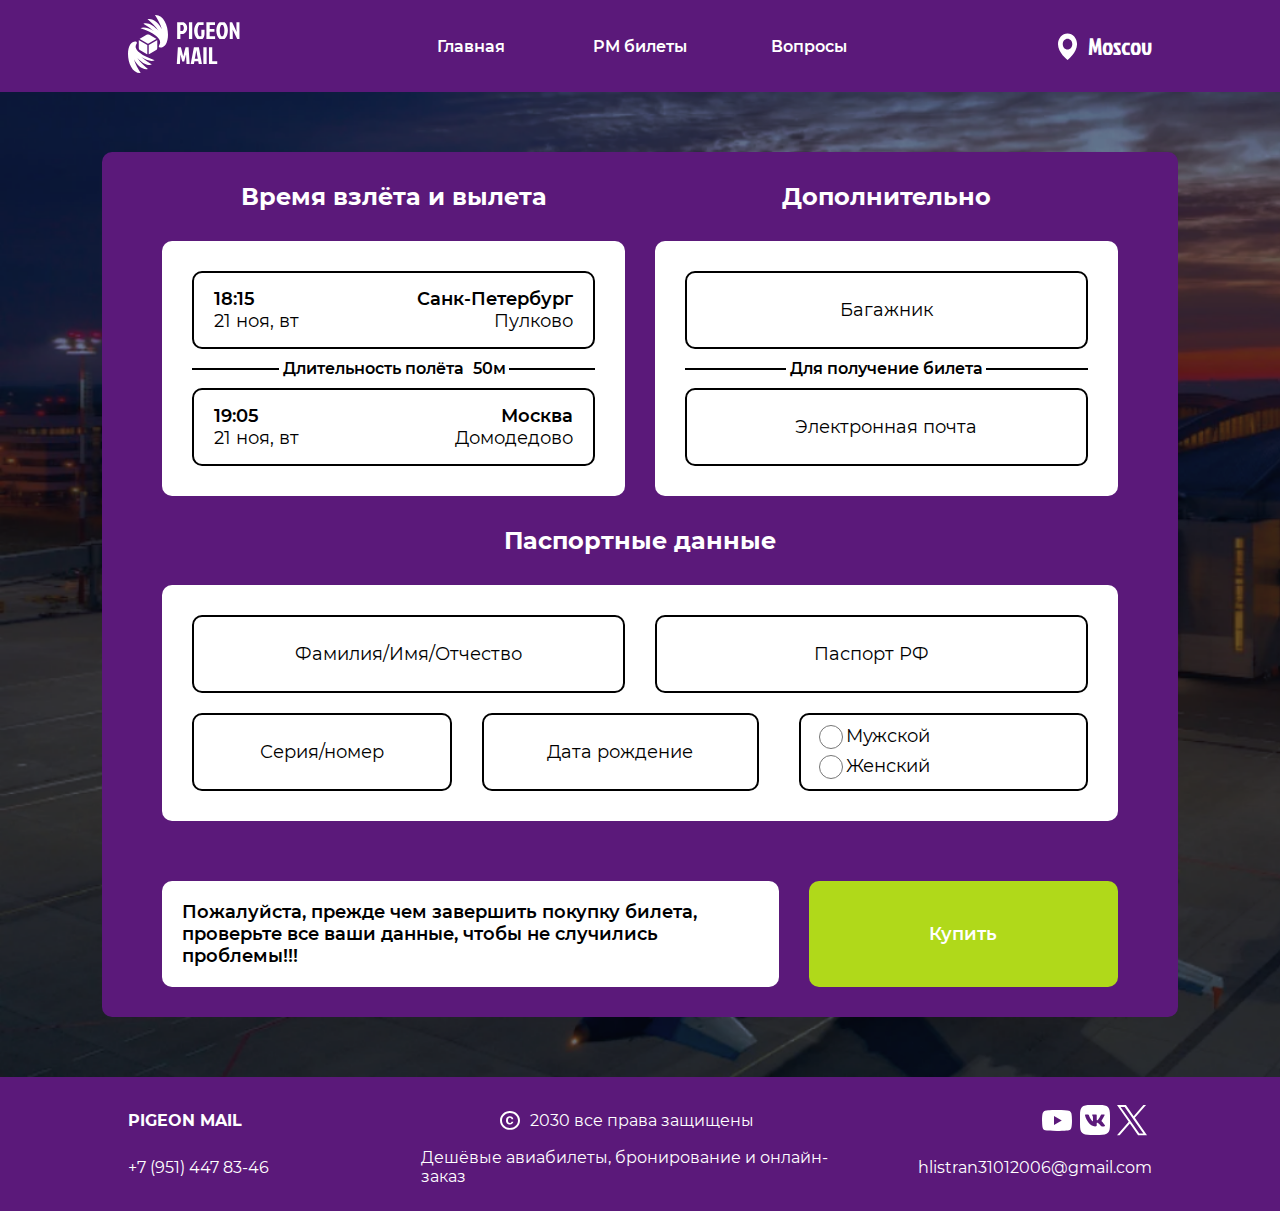
<file: purchase.html>
<!DOCTYPE html>
<html lang="en">
<head>
    <meta charset="UTF-8">
    <meta name="viewport" content="width=device-width, initial-scale=1.0">
    <title>Pigeon main - совершение покупки</title>
    <link rel="stylesheet" href="css/purchase.css">
</head>
<body>
    <header>
        <a href="index.html">
            <svg width="123" height="58" viewBox="0 0 123 58" fill="none" xmlns="http://www.w3.org/2000/svg">
                <g clip-path="url(#clip0_1_14)">
                    <path d="M52.392 10.08V16.08H54.528C55.408 15.36 55.848 14.304 55.848 12.912C55.848 12.32 55.728 11.76 55.488 11.232C55.264 10.704 54.992 10.32 54.672 10.08H52.392ZM49.152 24V7.2H55.656C56.744 7.68 57.6 8.416 58.224 9.408C58.864 10.4 59.184 11.56 59.184 12.888C59.184 14.2 58.856 15.416 58.2 16.536C57.544 17.656 56.576 18.448 55.296 18.912H52.392V24H49.152ZM60.9411 24V7.2H64.2291V24H60.9411ZM74.5106 24H69.4226C68.2706 22.944 67.4306 21.688 66.9026 20.232C66.3746 18.776 66.1106 17.256 66.1106 15.672C66.1106 14.072 66.4306 12.496 67.0706 10.944C67.7106 9.392 68.6066 8.144 69.7586 7.2H75.5906V10.08H71.1266C70.7106 10.56 70.3506 11.32 70.0466 12.36C69.7426 13.384 69.5906 14.48 69.5906 15.648C69.5906 16.8 69.7266 17.904 69.9986 18.96C70.2866 20 70.6386 20.752 71.0546 21.216H73.3586V14.688H76.5266V18.72C76.5266 20.928 75.8546 22.688 74.5106 24ZM78.402 24V7.2H87.018V10.08H81.69V14.088H86.442V16.872H81.69V21.216H87.114V24H78.402ZM96.5619 7.2C97.6819 8.112 98.5139 9.336 99.0579 10.872C99.6019 12.408 99.8739 13.992 99.8739 15.624C99.8739 17.24 99.6099 18.776 99.0819 20.232C98.5539 21.688 97.7139 22.944 96.5619 24H91.6179C90.4659 22.944 89.6259 21.688 89.0979 20.232C88.5699 18.776 88.3059 17.24 88.3059 15.624C88.3059 13.992 88.5779 12.408 89.1219 10.872C89.6659 9.336 90.4979 8.112 91.6179 7.2H96.5619ZM93.2259 21.216H94.9539C95.3539 20.752 95.6899 20 95.9619 18.96C96.2499 17.904 96.3939 16.792 96.3939 15.624C96.3939 14.456 96.2579 13.36 95.9859 12.336C95.7139 11.296 95.3779 10.544 94.9779 10.08H93.2259C92.8259 10.544 92.4819 11.296 92.1939 12.336C91.9219 13.36 91.7859 14.456 91.7859 15.624C91.7859 16.792 91.9219 17.904 92.1939 18.96C92.4819 20 92.8259 20.752 93.2259 21.216ZM109.234 24L104.746 14.712L104.626 14.76L104.77 17.592V24H101.746V7.2H104.17L108.586 16.848L108.706 16.8L108.442 13.848V7.2H111.466V24H109.234ZM55.272 41.32H55.176H55.272L56.544 36.064L57.576 32.2H60.576L61.656 49H58.512L58.056 39.832H57.936L56.208 46.6H54.24L52.512 39.832H52.392L51.936 49H48.792L49.872 32.2H52.872L53.904 36.064L55.176 41.32H55.272ZM70.7415 49L70.2375 46.336H66.4455L65.9415 49H62.6775L65.9175 32.2H70.8855L73.9575 49H70.7415ZM68.2935 35.32L67.3575 40.912L66.8295 43.768H69.8295L69.2775 40.912L68.3415 35.32H68.2935ZM75.3551 49V32.2H78.6431V49H75.3551ZM80.9567 49V32.2H84.2447V46.216H89.2367V49H80.9567Z" fill="white"/>
                    <path fill-rule="evenodd" clip-rule="evenodd" d="M37.7226 29.4676C36.4864 31.4005 34.1565 32.6293 32.532 32.6214C32.0768 32.6191 31.6751 32.5209 31.3704 32.3128C30.4816 31.7057 30.8404 30.9567 31.3131 29.97C31.5283 29.5209 31.7671 29.0226 31.9225 28.4659C31.9235 28.4623 31.9253 28.4591 31.9262 28.4554C31.9286 28.4475 31.9314 28.4399 31.9339 28.4319C32.1842 27.5832 32.1537 26.7054 31.8765 25.843C31.3213 24.1183 29.8635 22.4268 27.8624 20.8221C24.0971 17.8028 18.3704 15.0748 12.5197 13.3116C15.6061 11.3376 21.4267 13.3426 26.2906 16.4706C22.9483 13.481 19.0439 10.8918 15.3951 8.66729C20.0153 6.96411 26.1927 10.8702 30.4885 15.8221C27.5461 11.3805 23.3712 7.44076 19.4433 4.078C25.0271 2.7898 30.6695 8.06896 33.9006 14.1354C32.3155 9.0503 29.6414 4.23934 26.9421 0.0140762C38.8982 -0.632366 43.0346 21.1627 37.7226 29.4676ZM28.2394 24.0474C28.2662 24.0318 28.2885 24.0094 28.304 23.9825C28.3195 23.9556 28.3276 23.9251 28.3276 23.8941C28.3276 23.8631 28.3195 23.8326 28.304 23.8057C28.2885 23.7788 28.2662 23.7564 28.2394 23.7408L21.4489 19.8036C21.0145 19.5522 20.5212 19.4199 20.019 19.4199C19.5168 19.4199 19.0235 19.5522 18.589 19.8036L11.7999 23.7408C11.773 23.7564 11.7508 23.7788 11.7353 23.8057C11.7198 23.8326 11.7117 23.8631 11.7117 23.8941C11.7117 23.9251 11.7198 23.9556 11.7353 23.9825C11.7508 24.0094 11.773 24.0318 11.7999 24.0474L19.9303 28.8205C19.9576 28.8366 19.9888 28.8451 20.0205 28.8451C20.0523 28.8451 20.0834 28.8366 20.1108 28.8205L28.2394 24.0474ZM11.0388 25.2546C11.0116 25.239 10.9809 25.2308 10.9496 25.2309C10.9183 25.2309 10.8875 25.2392 10.8604 25.2549C10.8334 25.2706 10.8109 25.2932 10.7954 25.3204C10.7799 25.3475 10.7718 25.3782 10.772 25.4095V33.1247C10.7727 33.4965 10.8709 33.8616 11.0568 34.1838C11.2428 34.506 11.51 34.774 11.8319 34.9611L19.0411 39.275C19.0681 39.2906 19.0988 39.2988 19.13 39.2988C19.1612 39.2988 19.1918 39.2906 19.2189 39.2751C19.2459 39.2595 19.2684 39.2371 19.284 39.2102C19.2996 39.1832 19.3078 39.1526 19.3079 39.1215V30.1702C19.3078 30.1391 19.2996 30.1085 19.284 30.0816C19.2684 30.0546 19.246 30.0323 19.219 30.0167L11.0388 25.2546ZM20.7305 30.2013V39.1193C20.7305 39.1504 20.7388 39.181 20.7544 39.208C20.77 39.2349 20.7925 39.2573 20.8195 39.2728C20.8465 39.2884 20.8772 39.2966 20.9084 39.2966C20.9396 39.2966 20.9702 39.2884 20.9973 39.2728L28.206 34.9589C28.5277 34.772 28.7948 34.5044 28.9808 34.1826C29.1668 33.8609 29.2653 33.4961 29.2664 33.1247V25.4095C29.2662 25.3784 29.258 25.3479 29.2423 25.321C29.2266 25.2941 29.2042 25.2718 29.1772 25.2563C29.1502 25.2408 29.1195 25.2326 29.0884 25.2326C29.0572 25.2327 29.0266 25.2409 28.9996 25.2564L20.8194 30.0482C20.7925 30.0637 20.7701 30.086 20.7545 30.1129C20.7389 30.1397 20.7306 30.1702 20.7305 30.2013ZM7.23284 26.466C5.65947 26.4584 3.40291 27.6462 2.20572 29.5147C-2.93903 37.5428 1.0671 58.6113 12.6466 57.9864C10.0324 53.902 7.44243 49.2514 5.90732 44.3358C9.03659 50.2 14.5013 55.3032 19.9092 54.0579C16.1051 50.8073 12.0617 46.9988 9.21196 42.7053C13.3724 47.4921 19.3553 51.268 23.8299 49.6216C20.2961 47.4713 16.5147 44.9684 13.2776 42.0784C17.9883 45.1022 23.6256 47.0403 26.6147 45.1321C20.9484 43.4277 15.4021 40.7906 11.7553 37.872C9.81721 36.3208 8.40532 34.6856 7.86767 33.0184C7.59915 32.1848 7.56968 31.3362 7.81207 30.5158C7.81444 30.5081 7.81717 30.5007 7.81955 30.4931C7.82 30.4912 7.82072 30.4894 7.82143 30.4876C7.82206 30.4861 7.82268 30.4846 7.82312 30.4829C7.97364 29.9449 8.20488 29.4631 8.41327 29.029C8.87109 28.0752 9.21863 27.3512 8.35779 26.7643C8.06265 26.5631 7.67364 26.4682 7.23284 26.466Z" fill="white"/>
                </g>
                <defs>
                    <clipPath id="clip0_1_14">
                        <rect width="123" height="58" fill="white"/>
                    </clipPath>
                </defs>
            </svg>
        </a>
        <div class="kategori">
            <a href="index.html">Главная</a>
            <a href="bilet.html">PM билеты</a>
            <a href="">Вопросы</a>
        </div>
        <div class="nav">
            <svg width="20" height="27" viewBox="0 0 20 27" fill="none" xmlns="http://www.w3.org/2000/svg">
                <path d="M9.52378 0.58252C4.27259 0.58252 -2.51124e-05 5.3156 -2.51124e-05 11.1261C-0.0345489 19.6256 9.16188 26.6732 9.52378 26.958C9.52378 26.958 19.0821 19.6256 19.0476 11.1327C19.0476 5.3156 14.775 0.58252 9.52378 0.58252ZM9.52378 16.4078C6.89283 16.4078 4.76188 14.0472 4.76188 11.1327C4.76188 8.21823 6.89283 5.85762 9.52378 5.85762C12.1547 5.85762 14.2857 8.21823 14.2857 11.1327C14.2857 14.0472 12.1547 16.4078 9.52378 16.4078Z" fill="white"/>
            </svg>
            <p>Moscov</p>
        </div>
    </header>
    <section class="purchase">
        <footer>
            <div class="up">
                <div class="time">
                    <h1>Время взлёта и вылета</h1>
                    <div class="ball">
                        <main>
                            <h2>18:15</h2>
                            <h2 class="right1">Санк-Петербург</h2>
                            <p>21 ноя, вт</p>
                            <p class="right1">Пулково</p>
                        </main>
                        <div class="linia">
                            <hr>
                            <p>Длительность полёта<span>50</span>м</p>
                            <hr>
                        </div>
                        <main>
                            <h2>19:05</h2>
                            <h2 class="right1">Москва</h2>
                            <p>21 ноя, вт</p>
                            <p class="right1">Домодедово</p>
                        </main>
                    </div>
                </div>
                <div class="add">
                    <h1>Дополнительно</h1>
                    <div class="ball1">
                        <div class="bagaj"><p>Багажник</p></div>
                        <div class="linia1">
                            <hr>
                            <p>Для получение билета</p>
                            <hr>
                        </div>
                        <input type="email" placeholder="Электронная почта">
                    </div>
                </div>
            </div>
            <div class="down">
                <div class="left1">
                    <h1>Паспортные данные</h1>
                    <main>
                        <div class="one">
                            <input type="text" placeholder="Фамилия/Имя/Отчество">
                            <div class="pasport">
                                <p>Паспорт РФ</p>
                            </div>                            
                        </div>
                        <div class="two">
                            <div class="three">
                                <input type="text" placeholder="Серия/номер">
                                <div><p class="lojka">Дата рождение</p></div>
                            </div>
                            <ul>
                                <li>
                                    <input type="radio">
                                    <p>Мужской</p>
                                </li>
                                <li>
                                    <input type="radio">
                                    <p>Женский</p>
                                </li>
                            </ul>
                        </div>
                    </main>
                </div>
                <div class="right1">
                    <div class="opis"><p>Пожалуйста, прежде чем завершить покупку билета, проверьте все ваши данные, чтобы не случились проблемы!!!</p></div>
                    <a href="">Купить</a>
                </div>
            </div>
        </footer>
    </section>
    <section class="podval">
        <h1>PIGEON MAIL</h1>
        <div class="prava">
            <svg width="20" height="19" viewBox="0 0 20 19" fill="none" xmlns="http://www.w3.org/2000/svg">
                <path d="M9.88 6.70965C11.16 6.76604 11.49 7.79034 11.51 8.2696H13.3C13.22 6.40894 11.81 5.27187 9.85 5.27187C7.64 5.27187 6 6.57809 6 9.52884C6 11.3519 6.93 13.5133 9.84 13.5133C12.06 13.5133 13.25 11.9627 13.28 10.7411H11.49C11.46 11.2955 11.04 12.0379 9.86 12.0943C8.55 12.0567 8 11.0982 8 9.52884C8 6.81302 9.28 6.72845 9.88 6.70965ZM10 0C4.48 0 0 4.20998 0 9.39727C0 14.5846 4.48 18.7945 10 18.7945C15.52 18.7945 20 14.5846 20 9.39727C20 4.20998 15.52 0 10 0ZM10 16.9151C5.59 16.9151 2 13.5415 2 9.39727C2 5.25308 5.59 1.87945 10 1.87945C14.41 1.87945 18 5.25308 18 9.39727C18 13.5415 14.41 16.9151 10 16.9151Z" fill="white"/>
            </svg>
            <p>2030 все права защищены</p>   
        </div>
        <div class="cotseti">
            <svg width="30" height="30" viewBox="0 0 30 30" fill="none" xmlns="http://www.w3.org/2000/svg">
                <path d="M12 20L19.785 15.5L12 11V20ZM29.34 8.255C29.535 8.96 29.67 9.905 29.76 11.105C29.865 12.305 29.91 13.34 29.91 14.24L30 15.5C30 18.785 29.76 21.2 29.34 22.745C28.965 24.095 28.095 24.965 26.745 25.34C26.04 25.535 24.75 25.67 22.77 25.76C20.82 25.865 19.035 25.91 17.385 25.91L15 26C8.715 26 4.8 25.76 3.255 25.34C1.905 24.965 1.035 24.095 0.66 22.745C0.465 22.04 0.33 21.095 0.24 19.895C0.135 18.695 0.0899999 17.66 0.0899999 16.76L0 15.5C0 12.215 0.24 9.8 0.66 8.255C1.035 6.905 1.905 6.035 3.255 5.66C3.96 5.465 5.25 5.33 7.23 5.24C9.18 5.135 10.965 5.09 12.615 5.09L15 5C21.285 5 25.2 5.24 26.745 5.66C28.095 6.035 28.965 6.905 29.34 8.255Z" fill="white"/>
            </svg> 
            <svg width="36" height="36" viewBox="0 0 36 36" fill="none" xmlns="http://www.w3.org/2000/svg">
                <path d="M22.6095 3H13.4055C4.9995 3 3 4.9995 3 13.3905V22.5945C3 30.999 4.9845 33 13.3905 33H22.5945C30.999 33 33 31.0155 33 22.6095V13.4055C33 4.9995 31.0155 3 22.6095 3ZM27.219 24.405H25.0305C24.2025 24.405 23.9535 23.7345 22.4685 22.2495C21.1725 21 20.625 20.844 20.2965 20.844C19.8435 20.844 19.719 20.9685 19.719 21.594V23.562C19.719 24.0945 19.5465 24.4065 18.156 24.4065C16.8065 24.3158 15.4979 23.9058 14.3379 23.2103C13.1779 22.5148 12.1998 21.5536 11.484 20.406C9.78475 18.291 8.60241 15.8087 8.031 13.1565C8.031 12.828 8.1555 12.531 8.781 12.531H10.968C11.5305 12.531 11.733 12.7815 11.9535 13.359C13.0155 16.485 14.8275 19.203 15.5625 19.203C15.8445 19.203 15.9675 19.0785 15.9675 18.375V15.156C15.8745 13.6875 15.0945 13.563 15.0945 13.032C15.1045 12.8919 15.1687 12.7613 15.2734 12.6678C15.3782 12.5742 15.5152 12.5252 15.6555 12.531H19.0935C19.563 12.531 19.719 12.765 19.719 13.3275V17.6715C19.719 18.141 19.9215 18.297 20.0625 18.297C20.3445 18.297 20.562 18.141 21.078 17.625C22.1863 16.2734 23.0918 14.7676 23.766 13.155C23.8349 12.9613 23.9653 12.7955 24.1373 12.6828C24.3093 12.5701 24.5134 12.5168 24.7185 12.531H26.907C27.5625 12.531 27.702 12.8595 27.5625 13.3275C26.7667 15.1101 25.7821 16.8023 24.6255 18.375C24.39 18.735 24.2955 18.9225 24.6255 19.344C24.843 19.6725 25.6095 20.313 26.1255 20.922C26.8754 21.67 27.498 22.5353 27.969 23.484C28.1565 24.093 27.843 24.405 27.219 24.405Z" fill="white"/>
            </svg>
            <svg width="30" height="31" viewBox="0 0 30 31" fill="none" xmlns="http://www.w3.org/2000/svg">
                <path d="M17.8542 12.8459L29.0223 0H26.3755L16.6786 11.1536L8.93332 0H0L11.7123 16.8665L0 30.3371H2.64675L12.8874 18.5585L21.0667 30.3371H30L17.8542 12.8459ZM14.2292 17.0148L13.0424 15.3354L3.6003 1.97144H7.66551L15.285 12.7567L16.4716 14.4362L26.3767 28.4552H22.312L14.2292 17.0148Z" fill="white"/>
            </svg>                       
        </div>
        <p>+7 (951) 447 83-46</p>
        <p class="center">Дешёвые авиабилеты, бронирование и онлайн-заказ
        </p>
        <p class="right">hlistran31012006@gmail.com</p>
    </section>
</body>
</html>
</file>
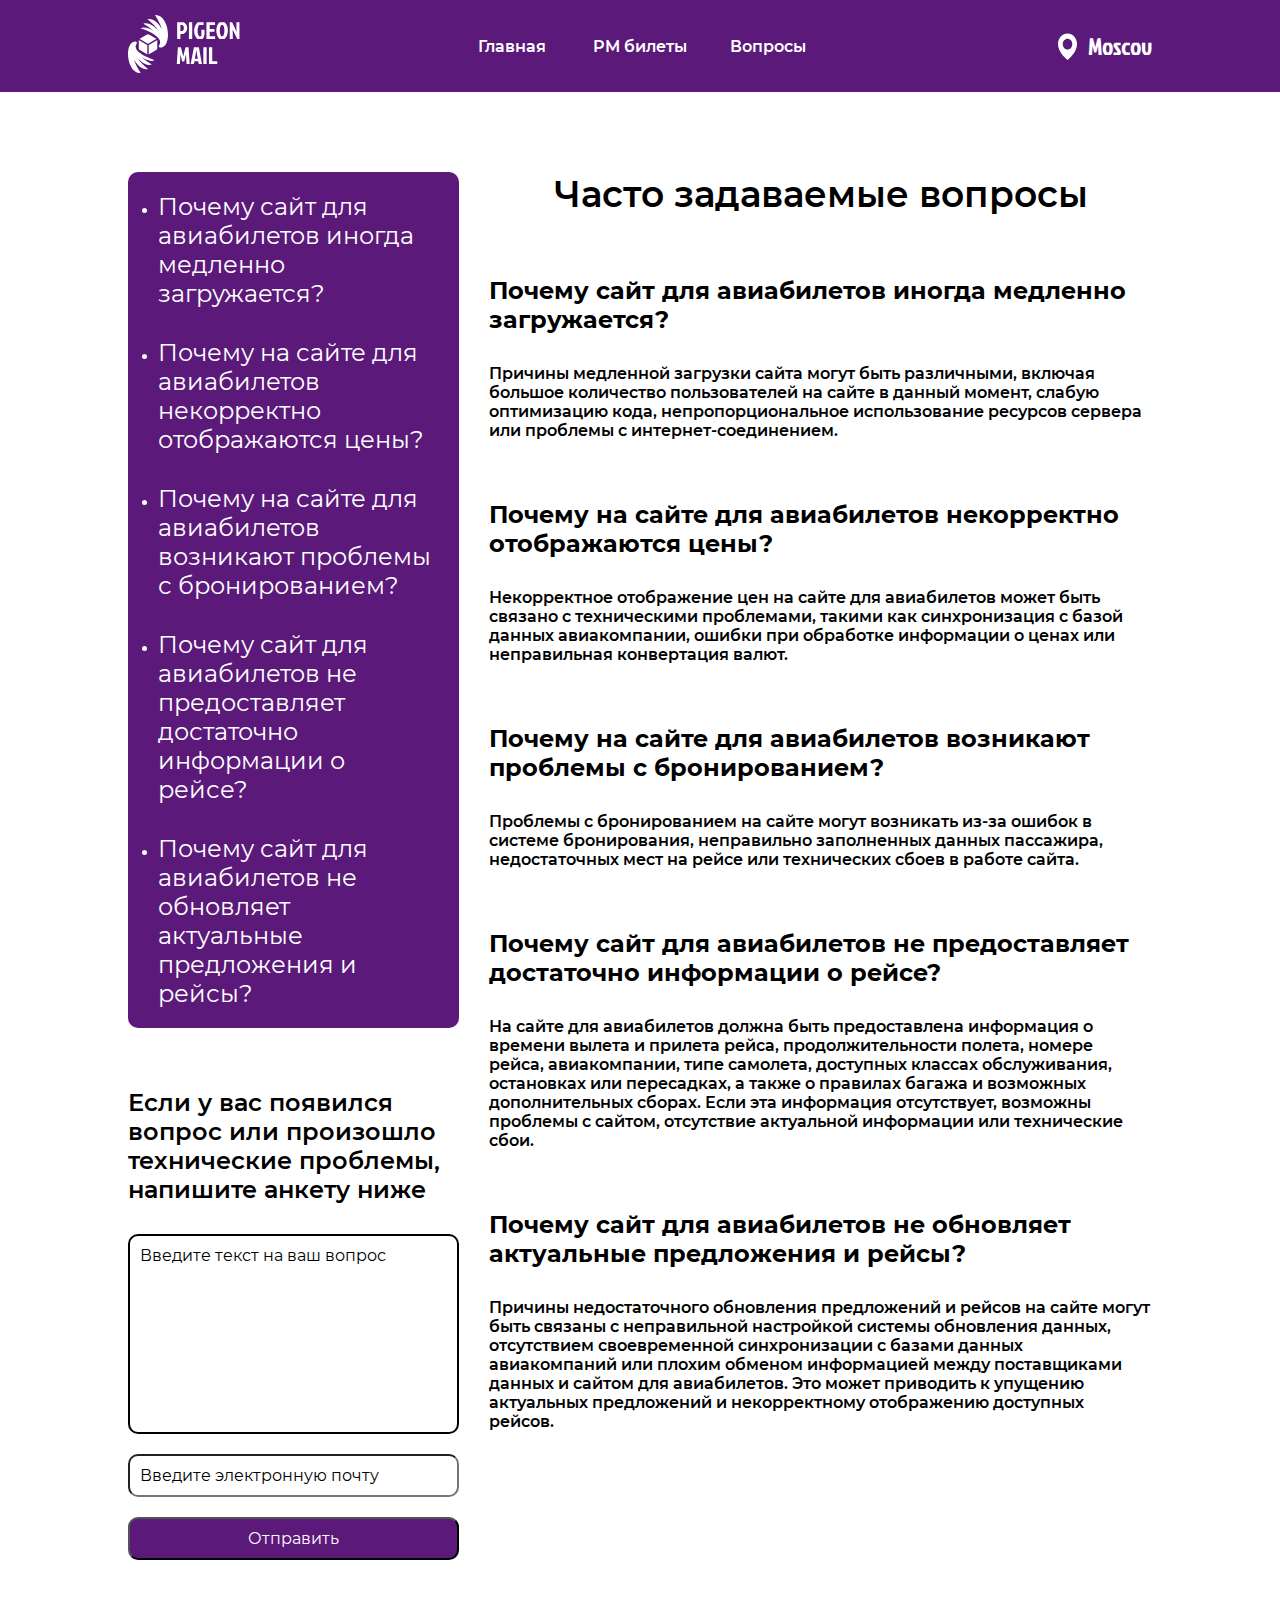
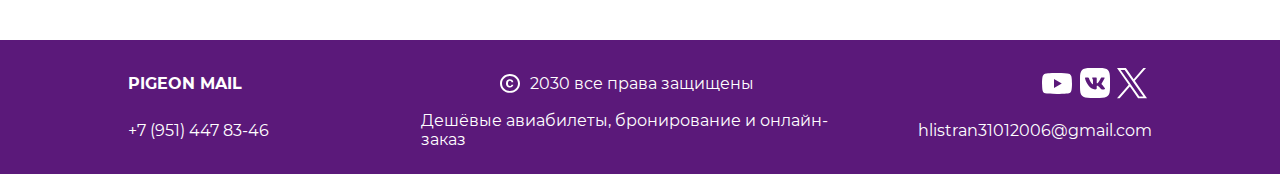
<file: question.html>
<!DOCTYPE html>
<html lang="ru">
<head>
    <meta charset="UTF-8">
    <meta name="viewport" content="width=device-width, initial-scale=1.0">
    <title>Pigeon mail - главный сайт</title>
    <link rel="stylesheet" href="css/question.css">
</head>
<body>
    <header>
        <a href="index.html">
            <svg width="123" height="58" viewBox="0 0 123 58" fill="none" xmlns="http://www.w3.org/2000/svg">
                <g clip-path="url(#clip0_1_14)">
                    <path d="M52.392 10.08V16.08H54.528C55.408 15.36 55.848 14.304 55.848 12.912C55.848 12.32 55.728 11.76 55.488 11.232C55.264 10.704 54.992 10.32 54.672 10.08H52.392ZM49.152 24V7.2H55.656C56.744 7.68 57.6 8.416 58.224 9.408C58.864 10.4 59.184 11.56 59.184 12.888C59.184 14.2 58.856 15.416 58.2 16.536C57.544 17.656 56.576 18.448 55.296 18.912H52.392V24H49.152ZM60.9411 24V7.2H64.2291V24H60.9411ZM74.5106 24H69.4226C68.2706 22.944 67.4306 21.688 66.9026 20.232C66.3746 18.776 66.1106 17.256 66.1106 15.672C66.1106 14.072 66.4306 12.496 67.0706 10.944C67.7106 9.392 68.6066 8.144 69.7586 7.2H75.5906V10.08H71.1266C70.7106 10.56 70.3506 11.32 70.0466 12.36C69.7426 13.384 69.5906 14.48 69.5906 15.648C69.5906 16.8 69.7266 17.904 69.9986 18.96C70.2866 20 70.6386 20.752 71.0546 21.216H73.3586V14.688H76.5266V18.72C76.5266 20.928 75.8546 22.688 74.5106 24ZM78.402 24V7.2H87.018V10.08H81.69V14.088H86.442V16.872H81.69V21.216H87.114V24H78.402ZM96.5619 7.2C97.6819 8.112 98.5139 9.336 99.0579 10.872C99.6019 12.408 99.8739 13.992 99.8739 15.624C99.8739 17.24 99.6099 18.776 99.0819 20.232C98.5539 21.688 97.7139 22.944 96.5619 24H91.6179C90.4659 22.944 89.6259 21.688 89.0979 20.232C88.5699 18.776 88.3059 17.24 88.3059 15.624C88.3059 13.992 88.5779 12.408 89.1219 10.872C89.6659 9.336 90.4979 8.112 91.6179 7.2H96.5619ZM93.2259 21.216H94.9539C95.3539 20.752 95.6899 20 95.9619 18.96C96.2499 17.904 96.3939 16.792 96.3939 15.624C96.3939 14.456 96.2579 13.36 95.9859 12.336C95.7139 11.296 95.3779 10.544 94.9779 10.08H93.2259C92.8259 10.544 92.4819 11.296 92.1939 12.336C91.9219 13.36 91.7859 14.456 91.7859 15.624C91.7859 16.792 91.9219 17.904 92.1939 18.96C92.4819 20 92.8259 20.752 93.2259 21.216ZM109.234 24L104.746 14.712L104.626 14.76L104.77 17.592V24H101.746V7.2H104.17L108.586 16.848L108.706 16.8L108.442 13.848V7.2H111.466V24H109.234ZM55.272 41.32H55.176H55.272L56.544 36.064L57.576 32.2H60.576L61.656 49H58.512L58.056 39.832H57.936L56.208 46.6H54.24L52.512 39.832H52.392L51.936 49H48.792L49.872 32.2H52.872L53.904 36.064L55.176 41.32H55.272ZM70.7415 49L70.2375 46.336H66.4455L65.9415 49H62.6775L65.9175 32.2H70.8855L73.9575 49H70.7415ZM68.2935 35.32L67.3575 40.912L66.8295 43.768H69.8295L69.2775 40.912L68.3415 35.32H68.2935ZM75.3551 49V32.2H78.6431V49H75.3551ZM80.9567 49V32.2H84.2447V46.216H89.2367V49H80.9567Z" fill="white"/>
                    <path fill-rule="evenodd" clip-rule="evenodd" d="M37.7226 29.4676C36.4864 31.4005 34.1565 32.6293 32.532 32.6214C32.0768 32.6191 31.6751 32.5209 31.3704 32.3128C30.4816 31.7057 30.8404 30.9567 31.3131 29.97C31.5283 29.5209 31.7671 29.0226 31.9225 28.4659C31.9235 28.4623 31.9253 28.4591 31.9262 28.4554C31.9286 28.4475 31.9314 28.4399 31.9339 28.4319C32.1842 27.5832 32.1537 26.7054 31.8765 25.843C31.3213 24.1183 29.8635 22.4268 27.8624 20.8221C24.0971 17.8028 18.3704 15.0748 12.5197 13.3116C15.6061 11.3376 21.4267 13.3426 26.2906 16.4706C22.9483 13.481 19.0439 10.8918 15.3951 8.66729C20.0153 6.96411 26.1927 10.8702 30.4885 15.8221C27.5461 11.3805 23.3712 7.44076 19.4433 4.078C25.0271 2.7898 30.6695 8.06896 33.9006 14.1354C32.3155 9.0503 29.6414 4.23934 26.9421 0.0140762C38.8982 -0.632366 43.0346 21.1627 37.7226 29.4676ZM28.2394 24.0474C28.2662 24.0318 28.2885 24.0094 28.304 23.9825C28.3195 23.9556 28.3276 23.9251 28.3276 23.8941C28.3276 23.8631 28.3195 23.8326 28.304 23.8057C28.2885 23.7788 28.2662 23.7564 28.2394 23.7408L21.4489 19.8036C21.0145 19.5522 20.5212 19.4199 20.019 19.4199C19.5168 19.4199 19.0235 19.5522 18.589 19.8036L11.7999 23.7408C11.773 23.7564 11.7508 23.7788 11.7353 23.8057C11.7198 23.8326 11.7117 23.8631 11.7117 23.8941C11.7117 23.9251 11.7198 23.9556 11.7353 23.9825C11.7508 24.0094 11.773 24.0318 11.7999 24.0474L19.9303 28.8205C19.9576 28.8366 19.9888 28.8451 20.0205 28.8451C20.0523 28.8451 20.0834 28.8366 20.1108 28.8205L28.2394 24.0474ZM11.0388 25.2546C11.0116 25.239 10.9809 25.2308 10.9496 25.2309C10.9183 25.2309 10.8875 25.2392 10.8604 25.2549C10.8334 25.2706 10.8109 25.2932 10.7954 25.3204C10.7799 25.3475 10.7718 25.3782 10.772 25.4095V33.1247C10.7727 33.4965 10.8709 33.8616 11.0568 34.1838C11.2428 34.506 11.51 34.774 11.8319 34.9611L19.0411 39.275C19.0681 39.2906 19.0988 39.2988 19.13 39.2988C19.1612 39.2988 19.1918 39.2906 19.2189 39.2751C19.2459 39.2595 19.2684 39.2371 19.284 39.2102C19.2996 39.1832 19.3078 39.1526 19.3079 39.1215V30.1702C19.3078 30.1391 19.2996 30.1085 19.284 30.0816C19.2684 30.0546 19.246 30.0323 19.219 30.0167L11.0388 25.2546ZM20.7305 30.2013V39.1193C20.7305 39.1504 20.7388 39.181 20.7544 39.208C20.77 39.2349 20.7925 39.2573 20.8195 39.2728C20.8465 39.2884 20.8772 39.2966 20.9084 39.2966C20.9396 39.2966 20.9702 39.2884 20.9973 39.2728L28.206 34.9589C28.5277 34.772 28.7948 34.5044 28.9808 34.1826C29.1668 33.8609 29.2653 33.4961 29.2664 33.1247V25.4095C29.2662 25.3784 29.258 25.3479 29.2423 25.321C29.2266 25.2941 29.2042 25.2718 29.1772 25.2563C29.1502 25.2408 29.1195 25.2326 29.0884 25.2326C29.0572 25.2327 29.0266 25.2409 28.9996 25.2564L20.8194 30.0482C20.7925 30.0637 20.7701 30.086 20.7545 30.1129C20.7389 30.1397 20.7306 30.1702 20.7305 30.2013ZM7.23284 26.466C5.65947 26.4584 3.40291 27.6462 2.20572 29.5147C-2.93903 37.5428 1.0671 58.6113 12.6466 57.9864C10.0324 53.902 7.44243 49.2514 5.90732 44.3358C9.03659 50.2 14.5013 55.3032 19.9092 54.0579C16.1051 50.8073 12.0617 46.9988 9.21196 42.7053C13.3724 47.4921 19.3553 51.268 23.8299 49.6216C20.2961 47.4713 16.5147 44.9684 13.2776 42.0784C17.9883 45.1022 23.6256 47.0403 26.6147 45.1321C20.9484 43.4277 15.4021 40.7906 11.7553 37.872C9.81721 36.3208 8.40532 34.6856 7.86767 33.0184C7.59915 32.1848 7.56968 31.3362 7.81207 30.5158C7.81444 30.5081 7.81717 30.5007 7.81955 30.4931C7.82 30.4912 7.82072 30.4894 7.82143 30.4876C7.82206 30.4861 7.82268 30.4846 7.82312 30.4829C7.97364 29.9449 8.20488 29.4631 8.41327 29.029C8.87109 28.0752 9.21863 27.3512 8.35779 26.7643C8.06265 26.5631 7.67364 26.4682 7.23284 26.466Z" fill="white"/>
                </g>
                <defs>
                    <clipPath id="clip0_1_14">
                        <rect width="123" height="58" fill="white"/>
                    </clipPath>
                </defs>
            </svg>
        </a>
        <div class="kategori">
            <a href="index.html">Главная</a>
            <a href="bilet.html">PM билеты</a>
            <a href="question.html">Вопросы</a>
        </div>
        <div class="nav">
            <svg width="20" height="27" viewBox="0 0 20 27" fill="none" xmlns="http://www.w3.org/2000/svg">
                <path d="M9.52378 0.58252C4.27259 0.58252 -2.51124e-05 5.3156 -2.51124e-05 11.1261C-0.0345489 19.6256 9.16188 26.6732 9.52378 26.958C9.52378 26.958 19.0821 19.6256 19.0476 11.1327C19.0476 5.3156 14.775 0.58252 9.52378 0.58252ZM9.52378 16.4078C6.89283 16.4078 4.76188 14.0472 4.76188 11.1327C4.76188 8.21823 6.89283 5.85762 9.52378 5.85762C12.1547 5.85762 14.2857 8.21823 14.2857 11.1327C14.2857 14.0472 12.1547 16.4078 9.52378 16.4078Z" fill="white"/>
            </svg>
            <p>Moscov</p>
        </div>
    </header>
    <section class="question">
        <footer class="quest">
            <ul class="questions">
                <li><a href="question.html#one">Почему сайт для авиабилетов иногда медленно загружается?</a></li>
                <li><a href="question.html#two">Почему на сайте для авиабилетов некорректно отображаются цены?</a></li>
                <li><a href="question.html#three">Почему на сайте для авиабилетов возникают проблемы с бронированием?</a></li>
                <li><a href="question.html#four">Почему сайт для авиабилетов не предоставляет достаточно информации о рейсе?</a></li>
                <li><a href="question.html#five">Почему сайт для авиабилетов не обновляет актуальные предложения и рейсы?</a></li>
            </ul>
            <div class="form">
                <h2>Если у вас появился вопрос или произошло технические проблемы, напишите анкету ниже</h2>  
                <form action="#">
                    <textarea placeholder="Введите текст на ваш вопрос"></textarea>
                    <input type="email" placeholder="Введите электронную почту" class="input2">
                </form>
                <button>Отправить</button>              
            </div>
        </footer>
        <footer class="answer">
            <h1>Часто задаваемые вопросы</h1>
            <article>
                <div id="one">
                    <h2>Почему сайт для авиабилетов иногда медленно загружается?</h2>
                    <p>Причины медленной загрузки сайта могут быть различными, включая большое количество пользователей на сайте в данный момент, слабую оптимизацию кода, непропорциональное использование ресурсов сервера или проблемы с интернет-соединением.</p>
                </div>
                <div id="two">
                    <h2>Почему на сайте для авиабилетов некорректно отображаются цены?</h2>
                    <p>Некорректное отображение цен на сайте для авиабилетов может быть связано с техническими проблемами, такими как синхронизация с базой данных авиакомпании, ошибки при обработке информации о ценах или неправильная конвертация валют.</p>
                </div>
                <div id="three">
                    <h2>Почему на сайте для авиабилетов возникают проблемы с бронированием?</h2>
                    <p>Проблемы с бронированием на сайте могут возникать из-за ошибок в системе бронирования, неправильно заполненных данных пассажира, недостаточных мест на рейсе или технических сбоев в работе сайта.</p>
                </div>
                <div id="four">
                    <h2>Почему сайт для авиабилетов не предоставляет достаточно информации о рейсе?</h2>
                    <p>На сайте для авиабилетов должна быть предоставлена информация о времени вылета и прилета рейса, продолжительности полета, номере рейса, авиакомпании, типе самолета, доступных классах обслуживания, остановках или пересадках, а также о правилах багажа и возможных дополнительных сборах. Если эта информация отсутствует, возможны проблемы с сайтом, отсутствие актуальной информации или технические сбои.</p>
                </div>
                <div id="five">
                    <h2>Почему сайт для авиабилетов не обновляет актуальные предложения и рейсы?</h2>
                    <p>Причины недостаточного обновления предложений и рейсов на сайте могут быть связаны с неправильной настройкой системы обновления данных, отсутствием своевременной синхронизации с базами данных авиакомпаний или плохим обменом информацией между поставщиками данных и сайтом для авиабилетов. Это может приводить к упущению актуальных предложений и некорректному отображению доступных рейсов.</p>
                </div>
            </article>
        </footer>
    </section>
    <section class="podval">
        <h1>PIGEON MAIL</h1>
        <div class="prava">
            <svg width="20" height="19" viewBox="0 0 20 19" fill="none" xmlns="http://www.w3.org/2000/svg">
                <path d="M9.88 6.70965C11.16 6.76604 11.49 7.79034 11.51 8.2696H13.3C13.22 6.40894 11.81 5.27187 9.85 5.27187C7.64 5.27187 6 6.57809 6 9.52884C6 11.3519 6.93 13.5133 9.84 13.5133C12.06 13.5133 13.25 11.9627 13.28 10.7411H11.49C11.46 11.2955 11.04 12.0379 9.86 12.0943C8.55 12.0567 8 11.0982 8 9.52884C8 6.81302 9.28 6.72845 9.88 6.70965ZM10 0C4.48 0 0 4.20998 0 9.39727C0 14.5846 4.48 18.7945 10 18.7945C15.52 18.7945 20 14.5846 20 9.39727C20 4.20998 15.52 0 10 0ZM10 16.9151C5.59 16.9151 2 13.5415 2 9.39727C2 5.25308 5.59 1.87945 10 1.87945C14.41 1.87945 18 5.25308 18 9.39727C18 13.5415 14.41 16.9151 10 16.9151Z" fill="white"/>
            </svg>
            <p>2030 все права защищены</p>   
        </div>
        <div class="cotseti">
            <svg width="30" height="30" viewBox="0 0 30 30" fill="none" xmlns="http://www.w3.org/2000/svg">
                <path d="M12 20L19.785 15.5L12 11V20ZM29.34 8.255C29.535 8.96 29.67 9.905 29.76 11.105C29.865 12.305 29.91 13.34 29.91 14.24L30 15.5C30 18.785 29.76 21.2 29.34 22.745C28.965 24.095 28.095 24.965 26.745 25.34C26.04 25.535 24.75 25.67 22.77 25.76C20.82 25.865 19.035 25.91 17.385 25.91L15 26C8.715 26 4.8 25.76 3.255 25.34C1.905 24.965 1.035 24.095 0.66 22.745C0.465 22.04 0.33 21.095 0.24 19.895C0.135 18.695 0.0899999 17.66 0.0899999 16.76L0 15.5C0 12.215 0.24 9.8 0.66 8.255C1.035 6.905 1.905 6.035 3.255 5.66C3.96 5.465 5.25 5.33 7.23 5.24C9.18 5.135 10.965 5.09 12.615 5.09L15 5C21.285 5 25.2 5.24 26.745 5.66C28.095 6.035 28.965 6.905 29.34 8.255Z" fill="white"/>
            </svg> 
            <svg width="36" height="36" viewBox="0 0 36 36" fill="none" xmlns="http://www.w3.org/2000/svg">
                <path d="M22.6095 3H13.4055C4.9995 3 3 4.9995 3 13.3905V22.5945C3 30.999 4.9845 33 13.3905 33H22.5945C30.999 33 33 31.0155 33 22.6095V13.4055C33 4.9995 31.0155 3 22.6095 3ZM27.219 24.405H25.0305C24.2025 24.405 23.9535 23.7345 22.4685 22.2495C21.1725 21 20.625 20.844 20.2965 20.844C19.8435 20.844 19.719 20.9685 19.719 21.594V23.562C19.719 24.0945 19.5465 24.4065 18.156 24.4065C16.8065 24.3158 15.4979 23.9058 14.3379 23.2103C13.1779 22.5148 12.1998 21.5536 11.484 20.406C9.78475 18.291 8.60241 15.8087 8.031 13.1565C8.031 12.828 8.1555 12.531 8.781 12.531H10.968C11.5305 12.531 11.733 12.7815 11.9535 13.359C13.0155 16.485 14.8275 19.203 15.5625 19.203C15.8445 19.203 15.9675 19.0785 15.9675 18.375V15.156C15.8745 13.6875 15.0945 13.563 15.0945 13.032C15.1045 12.8919 15.1687 12.7613 15.2734 12.6678C15.3782 12.5742 15.5152 12.5252 15.6555 12.531H19.0935C19.563 12.531 19.719 12.765 19.719 13.3275V17.6715C19.719 18.141 19.9215 18.297 20.0625 18.297C20.3445 18.297 20.562 18.141 21.078 17.625C22.1863 16.2734 23.0918 14.7676 23.766 13.155C23.8349 12.9613 23.9653 12.7955 24.1373 12.6828C24.3093 12.5701 24.5134 12.5168 24.7185 12.531H26.907C27.5625 12.531 27.702 12.8595 27.5625 13.3275C26.7667 15.1101 25.7821 16.8023 24.6255 18.375C24.39 18.735 24.2955 18.9225 24.6255 19.344C24.843 19.6725 25.6095 20.313 26.1255 20.922C26.8754 21.67 27.498 22.5353 27.969 23.484C28.1565 24.093 27.843 24.405 27.219 24.405Z" fill="white"/>
            </svg>
            <svg width="30" height="31" viewBox="0 0 30 31" fill="none" xmlns="http://www.w3.org/2000/svg">
                <path d="M17.8542 12.8459L29.0223 0H26.3755L16.6786 11.1536L8.93332 0H0L11.7123 16.8665L0 30.3371H2.64675L12.8874 18.5585L21.0667 30.3371H30L17.8542 12.8459ZM14.2292 17.0148L13.0424 15.3354L3.6003 1.97144H7.66551L15.285 12.7567L16.4716 14.4362L26.3767 28.4552H22.312L14.2292 17.0148Z" fill="white"/>
            </svg>                       
        </div>
        <p>+7 (951) 447 83-46</p>
        <p class="center">Дешёвые авиабилеты, бронирование и онлайн-заказ
        </p>
        <p class="right">hlistran31012006@gmail.com</p>
    </section>
</body>
</html>
</file>
<file: css/purchase.css>
::placeholder {
    text-align: center;
    color: var(--color-black);
    font-size: 18px;
    font-family: Montserrat;
    font-weight: 900;
}

:root {
    --color-white: #fff;
    --color-black: #000;
    --color-purple: #5B197A;
    --color-lite-gray: #D9D9D9;
    --color-nav-links: #5C5C5C;
    --color-lime: #B0D91A;
}

@font-face {
    font-family: "Jockey one";
    src: url(../fonts/JockeyOne-Regular.ttf);
    font-weight: 400;
}

@font-face {
    font-family: "Montserrat";
    src: url(../fonts/Montserrat-SemiBold.ttf);
    font-weight: 400;
}

@font-face {
    font-family: "Montserrat";
    src: url(../fonts/Montserrat-Bold.ttf);
    font-weight: bold;
}

@font-face {
    font-family: "Montserrat";
    src: url(../fonts/Montserrat-Regular.ttf);
    font-weight: 900;
}

* {
    padding: 0;
    margin: 0;
    box-sizing: border-box;
}

header {
    display: grid;
    grid-template-columns: repeat(3, 1fr);
    background-color: var(--color-purple);
    color: var(--color-white);
    padding: 15px 10vw;
}

header .nav {
    display: grid;
    grid-template-columns: 20px 64px;
    column-gap: 10px;
    align-items: center;
    justify-content: end;
}

header .kategori {
    display: grid;
    grid-template-columns: repeat(3, 10vw);
    align-items: center;
    justify-content: center;
}

header .kategori a {
    display: grid;
    justify-content: center;
    color: var(--color-white);
    text-decoration: none;
    font-family: Montserrat;
}

header .nav p {
    font-family: Jockey one;
    font-size: 24px;
}

section.purchase {
    padding: 60px 8vw;
    background-image: url(../img/аэропорт.png);
    background-repeat: no-repeat;
    background-size: cover;
}

section.purchase footer {
    background-color: var(--color-purple);
    border-radius: 10px;
    padding: 30px 60px;
}

section.purchase footer .up {
    display: grid;
    grid-template-columns: repeat(2, 1fr);
    column-gap: 30px;
}

section.purchase footer .up div>.ball {
    background-color: var(--color-white);
    padding: 30px;
    border-radius: 10px;
}

section.purchase footer .up h1 {
    font-family: Montserrat;
    font-weight: bold;
    font-size: 24px;
    color: var(--color-white);
    display: grid;
    justify-content: center;
    padding-bottom: 30px;
}

section.purchase footer .up main {
    border: 2px solid var(--color-black);
    border-radius: 10px;
    padding: 15px 20px;
    display: grid;
    grid-template-columns: 35% 65%;
}

section.purchase footer .up main .right1 {
    justify-content: end;
    display: grid;
}

section.purchase footer .up main h2 {
    font-family: Montserrat;
    font-weight: 400;
    font-size: 18px;
}

section.purchase footer .up main p {
    font-family: Montserrat;
    font-weight: 900;
    font-size: 18px;
}

section.purchase footer .up .linia {
    display: grid;
    grid-template-columns: 1fr 230px 1fr;
    display: grid;
    align-items: center;
    justify-content: center;
    padding: 10px 0;
}

section.purchase footer .up .linia p {
    display: grid;
    grid-template-columns: 190px 1fr 20px;
    justify-content: center;
    font-family: Montserrat;
    font-weight: 400;
    font-size: 16px;
    padding-left: 8px;
}

section.purchase footer .up .linia hr {
    height: 1px;
    border: 1px solid var(--color-black);
}

section.purchase footer .up input {
    border: 2px solid var(--color-black);
    border-radius: 10px;
    padding: 26px 20px;
    display: grid;
    width: 100%;
    font-size: 18px;
    font-family: Montserrat;
    font-weight: 900;
}

section.purchase footer .up .linia1 {
    display: grid;
    grid-template-columns: 1fr 200px 1fr;
    display: grid;
    align-items: center;
    justify-content: center;
    padding: 10px 0;
}

section.purchase footer .up .linia1 p {
    display: grid;
    justify-content: center;
    font-family: Montserrat;
    font-weight: 400;
    font-size: 16px;
}

section.purchase footer .up .linia1 hr {
    height: 1px;
    border: 1px solid var(--color-black);
}

section.purchase footer .up .ball1 main {
    border: 2px solid var(--color-black);
    border-radius: 10px;
    padding: 15px 20px;

}

section.purchase footer .up .ball1 {
    background-color: var(--color-white);
    padding: 30px;
    border-radius: 10px;
}


section.purchase footer .up .ball1 .bagaj {
    border: 2px solid var(--color-black);
    border-radius: 10px;
    padding: 26px 20px;
    display: grid;
    width: 100%;
}

section.purchase footer .up .ball1 .bagaj p {
    display: grid;
    justify-content: center;
    font-size: 18px;
    font-family: Montserrat;
    font-weight: 900;
}

section.purchase footer .down {
    padding-top: 30px;
    display: grid;
    grid-template-columns: 2fr 1fr;
    column-gap: 30px;
}

section.purchase footer .down .left1 h1 {
    padding-bottom: 30px;
    font-family: Montserrat;
    font-weight: bold;
    font-size: 24px;
    display: grid;
    justify-content: center;
    color: var(--color-white);
}

section.purchase footer .down .left1 main {
    background-color: var(--color-white);
    padding: 30px;
    border-radius: 10px;
    display: grid;
}

section.purchase footer .down .left1 main .two {
    display: grid;
    grid-template-columns: 2fr 1fr;
    column-gap: 30px;
}


section.purchase footer .down .left1 main .two>.three input{
    font-size: 18px;
    font-family: Montserrat;
    font-weight: 900;
    display: grid;
    justify-content: center;
    border: 2px solid var(--color-black);
    border-radius: 10px;
}


section.purchase footer .down .left1 main .one {
    display: grid;
    grid-template-columns: repeat(2, 1fr);
    column-gap: 30px;
    padding-bottom: 20px;
}

section.purchase footer .down .left1 main .one>div{
    font-size: 18px;
    font-family: Montserrat;
    font-weight: 900;
    display: grid;
    justify-content: center;
}



section.purchase footer .down .left1 main .three {
    display: grid;
    grid-template-columns: 45% 48%;
    column-gap: 30px;
}

section.purchase footer .down .right1 {
    padding-top: 60px;
    row-gap: 30px;
    display: grid;
}

section.purchase footer .down .right1 .opis {
    background-color: var(--color-white);
    padding: 20px;
    border-radius: 10px;
}

section.purchase footer .down .right1 .opis p {
    font-family: Montserrat;
    font-weight: 400;
    font-size: 18px;
}

section.purchase footer .down .right1 a {
    padding: 27px 102px;
    background-color: var(--color-lime);
    border-radius: 10px;
    font-family: Montserrat;
    font-weight: 400;
    font-size: 18px;
    text-decoration: none;
    justify-content: center;
    display: grid;
    color: var(--color-white);
    align-items: center;
}

section.purchase footer .down .left1 main .two ul {
    border: 2px solid var(--color-black);
    border-radius: 10px;
    padding: 10px 15px;
    row-gap: 6px;
    display: grid;
}


section.purchase footer .down .left1 main .two ul li p {
    font-family: Montserrat;
    font-weight: 900;
    font-size: 18px;
}

section.purchase footer .down .left1 main .two ul li {
    display: grid;
    grid-template-columns: 30px 1fr;
}

section.purchase footer .down .left1 main .one input {
    border: 2px solid var(--color-black);
    border-radius: 10px;
    padding: 26px 20px;
    font-size: 18px;
    font-family: Montserrat;
    font-weight: 900;
}

section.purchase footer .down .left1 main .one div {
    border: 2px solid var(--color-black);
    border-radius: 10px;
    padding: 26px 20px;
    display: grid;
    width: 100%;
}

section.purchase footer .down .left1 main .three div {
    border: 2px solid var(--color-black);
    border-radius: 10px;
    padding: 26px 20px;
    display: grid;
    width: 100%; 
}

.lojka {
    font-size: 18px;
    font-family: Montserrat;
    font-weight: 900;
    display: grid;
    justify-content: center;
}


section.purchase footer .down .left1 main .two>input {
    border: 2px solid var(--color-black);
    border-radius: 10px;
    padding: 26px 20px;
}


section.podval {
    background-color: var(--color-purple);
    padding: 25px 10vw;
    display: grid;
    grid-template-columns: 1fr 1.5fr 1fr;
    color: var(--color-white);
    align-items: center;
    row-gap: 10px;
}

section.podval .prava {
    display: grid;
    grid-template-columns: 20px 250px;
    column-gap: 10px;
    justify-content: center;
}

section.podval .center {
    display: grid;
    justify-content: center;
}

section.podval .cotseti {
    display: grid;
    justify-content: end;
    display: grid;
    grid-template-columns: 30px 35px 35px;
    column-gap: 5px;
    align-items: center;
}

section.podval .right {
    display: grid;
    justify-content: end;
}

section.podval h1 {
    font-family: Montserrat;
    font-weight: bold;
    font-size: 16px;
}

section.podval p {
    font-family: Montserrat;
    font-weight: 900;
    font-size: 16px;
}

@media screen and (max-width: 1288px){
    header {
        grid-template-columns: 1fr 2fr 1fr;
    }

    header .kategori {
        grid-template-columns: repeat(3, 33%)
    }
    
    section.purchase footer .down{
       grid-template-columns: none; 
    }

    section.purchase footer .down .right1 {
        display: grid;
        grid-template-columns: 2fr 1fr;
        column-gap: 30px;
    }
 }
</file>
<file: css/question.css>
::placeholder {
    text-align: left;
    color: var(--color-black);
    font-size: 16px;
    font-family: Montserrat;
    font-weight: 900;
}

:root {
    --color-white: #fff;
    --color-black: #000;
    --color-purple: #5B197A;
    --color-lite-gray: #D9D9D9;
    --color-nav-links: #5C5C5C;
}

@font-face {
    font-family: "Jockey one";
    src: url(../fonts/JockeyOne-Regular.ttf);
    font-weight: 400;
}

@font-face {
    font-family: "Montserrat";
    src: url(../fonts/Montserrat-SemiBold.ttf);
    font-weight: 400;
}

@font-face {
    font-family: "Montserrat";
    src: url(../fonts/Montserrat-Bold.ttf);
    font-weight: bold;
}

@font-face {
    font-family: "Montserrat";
    src: url(../fonts/Montserrat-Regular.ttf);
    font-weight: 900;
}

* {
    padding: 0;
    margin: 0;
    box-sizing: border-box;
}

header {
    display: grid;
    grid-template-columns: repeat(3, 1fr);
    background-color: var(--color-purple);
    color: var(--color-white);
    padding: 15px 10vw;
}

header .nav {
    display: grid;
    grid-template-columns: 20px 64px;
    column-gap: 10px;
    align-items: center;
    justify-content: end;
}

header .kategori {
    display: grid;
    grid-template-columns: repeat(3, 10vw);
    align-items: center;
    justify-content: center;
}

header .kategori a {
    display: grid;
    justify-content: center;
    color: var(--color-white);
    text-decoration: none;
    font-family: Montserrat;
}

header .nav p {
    font-family: Jockey one;
    font-size: 24px;
}

section.question {
    padding: 80px 10vw;
    display: grid;
    grid-template-columns: 1fr 2fr;
    column-gap: 30px;
}

section.question footer.quest {
    display: grid;
    row-gap: 60px;
}

section.question footer.quest ul.questions {
    background-color: var(--color-purple);
    color: var(--color-white);
    padding: 20px 20px 20px 30px;
    display: grid;
    row-gap: 30px;
    border-radius: 10px;
}

section.question footer.quest ul.questions li a {
    text-decoration: none;
    color: var(--color-white);
    font-family: Montserrat;
    font-weight: 900;
    font-size: 24px;
}

section.question footer.quest div.form {
    display: grid;
    row-gap: 20px;
}

section.question footer.quest div.form h2 {
    font-family: Montserrat;
    font-weight: 400;
    font-size: 24px;
    padding-bottom: 10px;
}

section.question footer.quest form {
    display: grid;
    row-gap: 20px;
}


section.question footer.quest form textarea {
    resize: none;
    padding: 10px;
    border-radius: 10px;
    border: 2px solid var(--color-black);
    font-family: Montserrat;
    font-weight: 900;
    font-size: 16px;
    height: 200px;
}


section.question footer.quest form input {
    padding: 10px;
    border-radius: 10px;
    font-family: Montserrat;
    font-weight: 900;
    font-size: 16px;
}


section.question footer.quest button {
    padding: 10px;
    border-radius: 10px;
    background-color: var(--color-purple);
    color: var(--color-white);
    font-family: Montserrat;
    font-weight: 900;
    font-size: 16px;
    cursor: pointer;
}

section.question footer.answer {
    font-family: Montserrat;
}

section.question footer.answer h1 {
    font-weight: 400;
    font-size: 36px;
    display: grid;
    justify-content: center;
    padding-bottom: 60px;
}

section.question footer.answer article {
    display: grid;
    row-gap: 60px;
}

section.question footer.answer article div {
    display: grid;
    row-gap: 30px;
}

section.question footer.answer article div p {
    font-size: 16px;
    font-weight: 400;
}

section.podval {
    background-color: var(--color-purple);
    padding: 25px 10vw;
    display: grid;
    grid-template-columns: 1fr 1.5fr 1fr;
    color: var(--color-white);
    align-items: center;
    row-gap: 10px;
}

section.podval .prava {
    display: grid;
    grid-template-columns: 20px 250px;
    column-gap: 10px;
    justify-content: center;
}

section.podval .center {
    display: grid;
    justify-content: center;
}

section.podval .cotseti {
    display: grid;
    justify-content: end;
    display: grid;
    grid-template-columns: 30px 35px 35px;
    column-gap: 5px;
    align-items: center;
}

section.podval .right {
    display: grid;
    justify-content: end;
}

section.podval h1 {
    font-family: Montserrat;
    font-weight: bold;
    font-size: 16px;
}

section.podval p {
    font-family: Montserrat;
    font-weight: 900;
    font-size: 16px;
}

@media screen and (max-width: 1000px){
    header {
        grid-template-columns: 1fr 2fr 1fr;
    }

    header .kategori {
        grid-template-columns: repeat(3, 33%)
    }

    section.question {
       grid-template-columns: none; 
    }

    section.question footer.quest ul.questions {
        row-gap: 10px;
    }

    section.question footer.quest ul.questions li a {
    font-size: 16px;        
    }


    section.question footer.quest div.form {
        display: none;
    }

    section.question footer.answer h1 {
        display: none;
    }

    section.question footer.answer article {
        padding-top: 30px;
        row-gap: 30px;
    }

    section.question footer.answer article div h2 {
        padding-left: 20px;
        font-size: 18px;
    }

    section.question footer.answer article div p {
        font-size: 16px;
    }

    section.question footer.answer article div {
        row-gap: 10px;
    }
}
</file>
